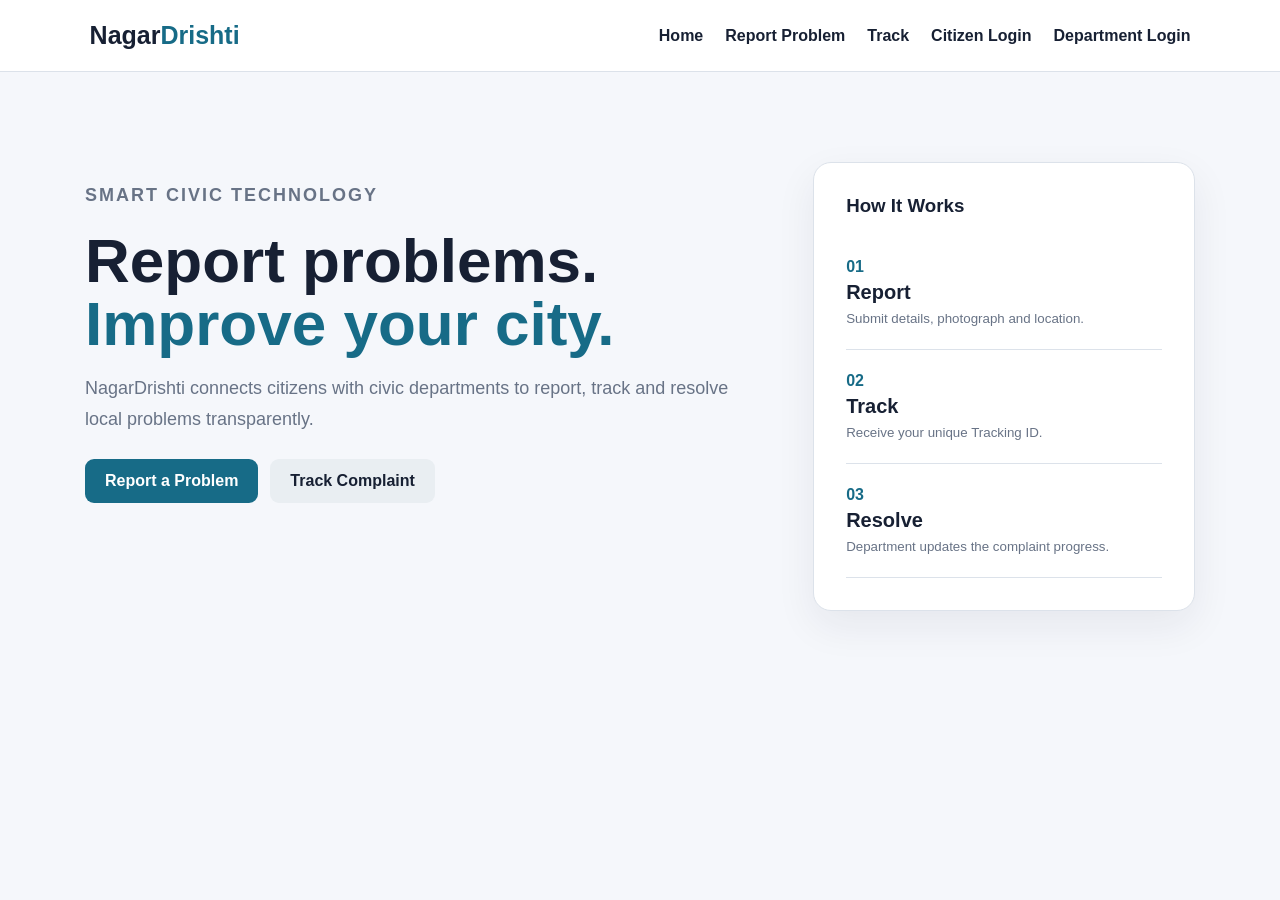
<file: index.html>
<!DOCTYPE html>
<html lang="en">
<head>
    <meta charset="UTF-8">
    <meta name="viewport" content="width=device-width, initial-scale=1.0">
    <title>NagarDrishti | Smart Civic Reporting</title>
    <link rel="stylesheet" href="style.css">
    <style>
     :root {

    --background: #f5f7fb;
    --card: #ffffff;
    --text: #172033;
    --muted: #687386;

    --primary: #176b87;
    --accent: #e5a52f;

    --border: #dce2ea;

}


* {
    box-sizing: border-box;
}


body {

    margin: 0;

    font-family:
        Arial,
        Helvetica,
        sans-serif;

    background: var(--background);

    color: var(--text);

}


/* HEADER */

header {

    height: 72px;

    background: white;

    border-bottom:
        1px solid var(--border);

    display: flex;

    align-items: center;

    justify-content: space-between;

    padding: 0 7%;

    position: sticky;

    top: 0;

    z-index: 10;

}


.logo {

    font-size: 25px;

    font-weight: 800;

    text-decoration: none;

    color: var(--text);

}


.logo span {

    color: var(--primary);

}


nav {

    display: flex;

    gap: 22px;

    align-items: center;

}


nav a {

    color: var(--text);

    text-decoration: none;

    font-weight: 600;

}


nav a:hover {

    color: var(--primary);

}


/* HERO */

.hero {

    max-width: 1150px;

    margin: 70px auto;

    display: grid;

    grid-template-columns:
        1.4fr
        0.8fr;

    gap: 60px;

    padding: 20px;

}


.hero h1 {

    font-size: 62px;

    line-height: 1.02;

    margin: 10px 0;

}


.hero h1 span {

    color: var(--primary);

}


.hero p {

    font-size: 18px;

    color: var(--muted);

    line-height: 1.7;

}


.tag {

    font-weight: 800;

    letter-spacing: 2px;

    color: var(--primary);

    font-size: 12px;

}


/* CARD */

.hero-card,
.form-card,
.slip {

    background: var(--card);

    border:
        1px solid var(--border);

    border-radius: 18px;

    padding: 32px;

    box-shadow:
        0 15px 40px
        rgba(23, 32, 51, 0.07);

}


.hero-card h3 {

    margin-top: 0;

}


.step {

    padding: 22px 0;

    border-bottom:
        1px solid var(--border);

}


.step strong {

    color: var(--primary);

}


.step b {

    display: block;

    font-size: 20px;

    margin: 5px 0;

}


.step small {

    color: var(--muted);

}


/* BUTTON */

.btn {

    display: inline-block;

    border: none;

    border-radius: 9px;

    padding: 13px 20px;

    background: var(--primary);

    color: white;

    text-decoration: none;

    font-weight: 700;

    cursor: pointer;

}


.btn:hover {

    opacity: 0.9;

}


.btn.secondary {

    background: #e9eef2;

    color: var(--text);

}


/* ACTIONS */

.actions {

    display: flex;

    gap: 12px;

    margin-top: 25px;

    flex-wrap: wrap;

}


/* FORMS */

.form-page {

    max-width: 680px;

    margin: 55px auto;

    padding: 20px;

}


.form-card.wide {

    max-width: 850px;

    margin: auto;

}


.form-card h2 {

    margin-top: 0;

    font-size: 30px;

}


.form-card p {

    color: var(--muted);

}


label {

    display: block;

    font-weight: 700;

    margin-top: 10px;

}


input,
select,
textarea {

    width: 100%;

    padding: 13px;

    margin:
        8px 0
        18px;

    border:
        1px solid var(--border);

    border-radius: 8px;

    font: inherit;

    background: white;

}


textarea {

    resize: vertical;

}


/* LOCATION */

.location-row {

    display: grid;

    grid-template-columns:
        1fr
        1fr
        auto;

    gap: 8px;

}


.location-row .btn {

    height: 46px;

    margin-top: 8px;

    white-space: nowrap;

}


/* ACKNOWLEDGEMENT */

.slip-page {

    max-width: 700px;

    margin: 50px auto;

    padding: 20px;

}


.slip {

    text-align: center;

    border-top:
        8px solid var(--primary);

}


.slip h1 {

    color: var(--primary);

}


.tracking-label {

    font-size: 12px;

    font-weight: 800;

    letter-spacing: 2px;

}


.tracking {

    font-size: 30px;

    font-weight: 900;

    letter-spacing: 2px;

    color: var(--primary);

    padding: 20px;

}


.details {

    text-align: left;

    background: #f7f9fc;

    padding: 20px;

    border-radius: 10px;

}


.success {

    color: #24734b;

    font-weight: 700;

}


/* DASHBOARD */

.dashboard {

    padding: 40px 6%;

}


.stats {

    display: flex;

    gap: 15px;

    flex-wrap: wrap;

    margin: 25px 0;

}


.stat {

    background: white;

    border:
        1px solid var(--border);

    padding: 18px 25px;

    border-radius: 12px;

}


/* TABLE */

.table-wrap {

    overflow-x: auto;

    background: white;

    border-radius: 14px;

    border:
        1px solid var(--border);

}


table {

    width: 100%;

    border-collapse: collapse;

    min-width: 950px;

}


th,
td {

    padding: 14px;

    border-bottom:
        1px solid var(--border);

    text-align: left;

}


th {

    background: #f5f7fb;

}


.status-select {

    padding: 8px;

    margin: 0;

}


.priority-high {

    font-weight: 800;

}


.link-btn {

    border: none;

    background: none;

    font-weight: 700;

    cursor: pointer;

}


.badge {

    color: var(--primary);

    font-size: 12px;

    font-weight: 800;

    letter-spacing: 2px;

}


.error {

    color: #b42318;

}


/* MOBILE */

@media(max-width: 800px) {

    .hero {

        grid-template-columns: 1fr;

    }


    .hero h1 {

        font-size: 45px;

    }


    nav {

        gap: 10px;

        font-size: 13px;

    }


    .location-row {

        grid-template-columns: 1fr;

    }


    .location-row .btn {

        width: 100%;

    }

}


/* PRINT */

@media print {

    header,
    .actions {

        display: none;

    }


    .slip {

        box-shadow: none;

        border:
            1px solid black;

    }

}   
    </style>
</head>

<body>

<header>
    <a href="index.html" class="logo">
        Nagar<span>Drishti</span>
    </a>

    <nav>
        <a href="index.html">Home</a>
        <a href="report.html">Report Problem</a>
        <a href="track.html">Track</a>
        <a href="login.html">Citizen Login</a>
        <a href="department-login.html">Department Login</a>
    </nav>
</header>

<main class="hero">

    <section class="hero-content">

        <p class="tag">SMART CIVIC TECHNOLOGY</p>

        <h1>
            Report problems.
            <br>
            <span>Improve your city.</span>
        </h1>

        <p>
            NagarDrishti connects citizens with civic departments
            to report, track and resolve local problems transparently.
        </p>

        <div class="actions">

            <a href="report.html" class="btn">
                Report a Problem
            </a>

            <a href="track.html" class="btn secondary">
                Track Complaint
            </a>

        </div>

    </section>

    <section class="hero-card">

        <h3>How It Works</h3>

        <div class="step">
            <strong>01</strong>
            <b>Report</b>
            <small>
                Submit details, photograph and location.
            </small>
        </div>

        <div class="step">
            <strong>02</strong>
            <b>Track</b>
            <small>
                Receive your unique Tracking ID.
            </small>
        </div>

        <div class="step">
            <strong>03</strong>
            <b>Resolve</b>
            <small>
                Department updates the complaint progress.
            </small>
        </div>

    </section>

</main>

</body>
</html>
</file>
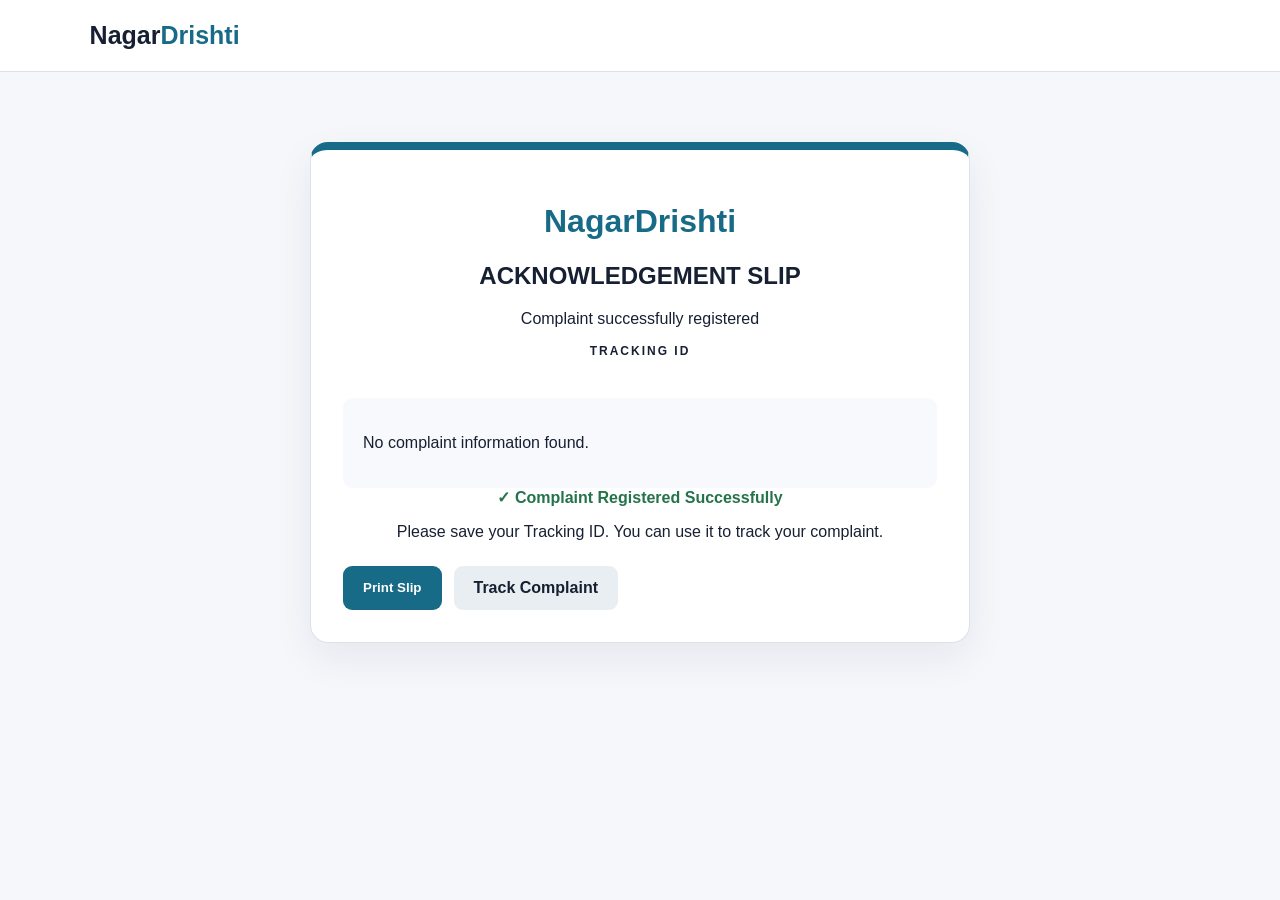
<file: acknowledgement.html>
<!DOCTYPE html>
<html lang="en">

<head>

<meta charset="UTF-8">

<meta
    name="viewport"
    content="width=device-width, initial-scale=1.0"
>

<title>Acknowledgement Slip | NagarDrishti</title>

<link
    rel="stylesheet"
    href="style.css"
>

</head>


<body>

<header>

<a href="index.html" class="logo">
    Nagar<span>Drishti</span>
</a>

</header>


<div class="slip-page">

<div class="slip">

<h1>
    NagarDrishti
</h1>

<h2>
    ACKNOWLEDGEMENT SLIP
</h2>


<p>
    Complaint successfully registered
</p>


<div class="tracking-label">
    TRACKING ID
</div>


<div
    id="tracking"
    class="tracking"
>
</div>


<div id="details" class="details">
</div>


<div class="success">
    ✓ Complaint Registered Successfully
</div>


<p>
    Please save your Tracking ID.
    You can use it to track your complaint.
</p>


<div class="actions">

<button
    class="btn"
    onclick="window.print()"
>
    Print Slip
</button>


<a
    href="track.html"
    class="btn secondary"
>
    Track Complaint
</a>

</div>

</div>

</div>


<script>

const data =
    JSON.parse(
        localStorage.getItem("lastComplaint") || "null"
    );


if (!data) {

    document.getElementById("details").innerHTML =
        "<p>No complaint information found.</p>";

}
else {

    document.getElementById("tracking").textContent =
        data.tracking_id;


    document.getElementById("details").innerHTML = `

        <p>
            <b>Complaint ID:</b>
            #${data.report_id}
        </p>

        <p>
            <b>Problem Type:</b>
            ${data.problem_type || "-"}
        </p>

        <p>
            <b>Status:</b>
            ${data.status}
        </p>

        <p>
            <b>Priority Score:</b>
            ${data.priority_score}
        </p>

        <p>
            <b>Date:</b>
            ${new Date().toLocaleString()}
        </p>

    `;

}

</script>

</body>
</html>
</file>
<file: style.css>
:root {

    --background: #f5f7fb;
    --card: #ffffff;
    --text: #172033;
    --muted: #687386;

    --primary: #176b87;
    --accent: #e5a52f;

    --border: #dce2ea;

}


* {
    box-sizing: border-box;
}


body {

    margin: 0;

    font-family:
        Arial,
        Helvetica,
        sans-serif;

    background: var(--background);

    color: var(--text);

}


/* HEADER */

header {

    height: 72px;

    background: white;

    border-bottom:
        1px solid var(--border);

    display: flex;

    align-items: center;

    justify-content: space-between;

    padding: 0 7%;

    position: sticky;

    top: 0;

    z-index: 10;

}


.logo {

    font-size: 25px;

    font-weight: 800;

    text-decoration: none;

    color: var(--text);

}


.logo span {

    color: var(--primary);

}


nav {

    display: flex;

    gap: 22px;

    align-items: center;

}


nav a {

    color: var(--text);

    text-decoration: none;

    font-weight: 600;

}


nav a:hover {

    color: var(--primary);

}


/* HERO */

.hero {

    max-width: 1150px;

    margin: 70px auto;

    display: grid;

    grid-template-columns:
        1.4fr
        0.8fr;

    gap: 60px;

    padding: 20px;

}


.hero h1 {

    font-size: 62px;

    line-height: 1.02;

    margin: 10px 0;

}


.hero h1 span {

    color: var(--primary);

}


.hero p {

    font-size: 18px;

    color: var(--muted);

    line-height: 1.7;

}


.tag {

    font-weight: 800;

    letter-spacing: 2px;

    color: var(--primary);

    font-size: 12px;

}


/* CARD */

.hero-card,
.form-card,
.slip {

    background: var(--card);

    border:
        1px solid var(--border);

    border-radius: 18px;

    padding: 32px;

    box-shadow:
        0 15px 40px
        rgba(23, 32, 51, 0.07);

}


.hero-card h3 {

    margin-top: 0;

}


.step {

    padding: 22px 0;

    border-bottom:
        1px solid var(--border);

}


.step strong {

    color: var(--primary);

}


.step b {

    display: block;

    font-size: 20px;

    margin: 5px 0;

}


.step small {

    color: var(--muted);

}


/* BUTTON */

.btn {

    display: inline-block;

    border: none;

    border-radius: 9px;

    padding: 13px 20px;

    background: var(--primary);

    color: white;

    text-decoration: none;

    font-weight: 700;

    cursor: pointer;

}


.btn:hover {

    opacity: 0.9;

}


.btn.secondary {

    background: #e9eef2;

    color: var(--text);

}


/* ACTIONS */

.actions {

    display: flex;

    gap: 12px;

    margin-top: 25px;

    flex-wrap: wrap;

}


/* FORMS */

.form-page {

    max-width: 680px;

    margin: 55px auto;

    padding: 20px;

}


.form-card.wide {

    max-width: 850px;

    margin: auto;

}


.form-card h2 {

    margin-top: 0;

    font-size: 30px;

}


.form-card p {

    color: var(--muted);

}


label {

    display: block;

    font-weight: 700;

    margin-top: 10px;

}


input,
select,
textarea {

    width: 100%;

    padding: 13px;

    margin:
        8px 0
        18px;

    border:
        1px solid var(--border);

    border-radius: 8px;

    font: inherit;

    background: white;

}


textarea {

    resize: vertical;

}


/* LOCATION */

.location-row {

    display: grid;

    grid-template-columns:
        1fr
        1fr
        auto;

    gap: 8px;

}


.location-row .btn {

    height: 46px;

    margin-top: 8px;

    white-space: nowrap;

}


/* ACKNOWLEDGEMENT */

.slip-page {

    max-width: 700px;

    margin: 50px auto;

    padding: 20px;

}


.slip {

    text-align: center;

    border-top:
        8px solid var(--primary);

}


.slip h1 {

    color: var(--primary);

}


.tracking-label {

    font-size: 12px;

    font-weight: 800;

    letter-spacing: 2px;

}


.tracking {

    font-size: 30px;

    font-weight: 900;

    letter-spacing: 2px;

    color: var(--primary);

    padding: 20px;

}


.details {

    text-align: left;

    background: #f7f9fc;

    padding: 20px;

    border-radius: 10px;

}


.success {

    color: #24734b;

    font-weight: 700;

}


/* DASHBOARD */

.dashboard {

    padding: 40px 6%;

}


.stats {

    display: flex;

    gap: 15px;

    flex-wrap: wrap;

    margin: 25px 0;

}


.stat {

    background: white;

    border:
        1px solid var(--border);

    padding: 18px 25px;

    border-radius: 12px;

}


/* TABLE */

.table-wrap {

    overflow-x: auto;

    background: white;

    border-radius: 14px;

    border:
        1px solid var(--border);

}


table {

    width: 100%;

    border-collapse: collapse;

    min-width: 950px;

}


th,
td {

    padding: 14px;

    border-bottom:
        1px solid var(--border);

    text-align: left;

}


th {

    background: #f5f7fb;

}


.status-select {

    padding: 8px;

    margin: 0;

}


.priority-high {

    font-weight: 800;

}


.link-btn {

    border: none;

    background: none;

    font-weight: 700;

    cursor: pointer;

}


.badge {

    color: var(--primary);

    font-size: 12px;

    font-weight: 800;

    letter-spacing: 2px;

}


.error {

    color: #b42318;

}


/* MOBILE */

@media(max-width: 800px) {

    .hero {

        grid-template-columns: 1fr;

    }


    .hero h1 {

        font-size: 45px;

    }


    nav {

        gap: 10px;

        font-size: 13px;

    }


    .location-row {

        grid-template-columns: 1fr;

    }


    .location-row .btn {

        width: 100%;

    }

}


/* PRINT */

@media print {

    header,
    .actions {

        display: none;

    }


    .slip {

        box-shadow: none;

        border:
            1px solid black;

    }

}
</file>
